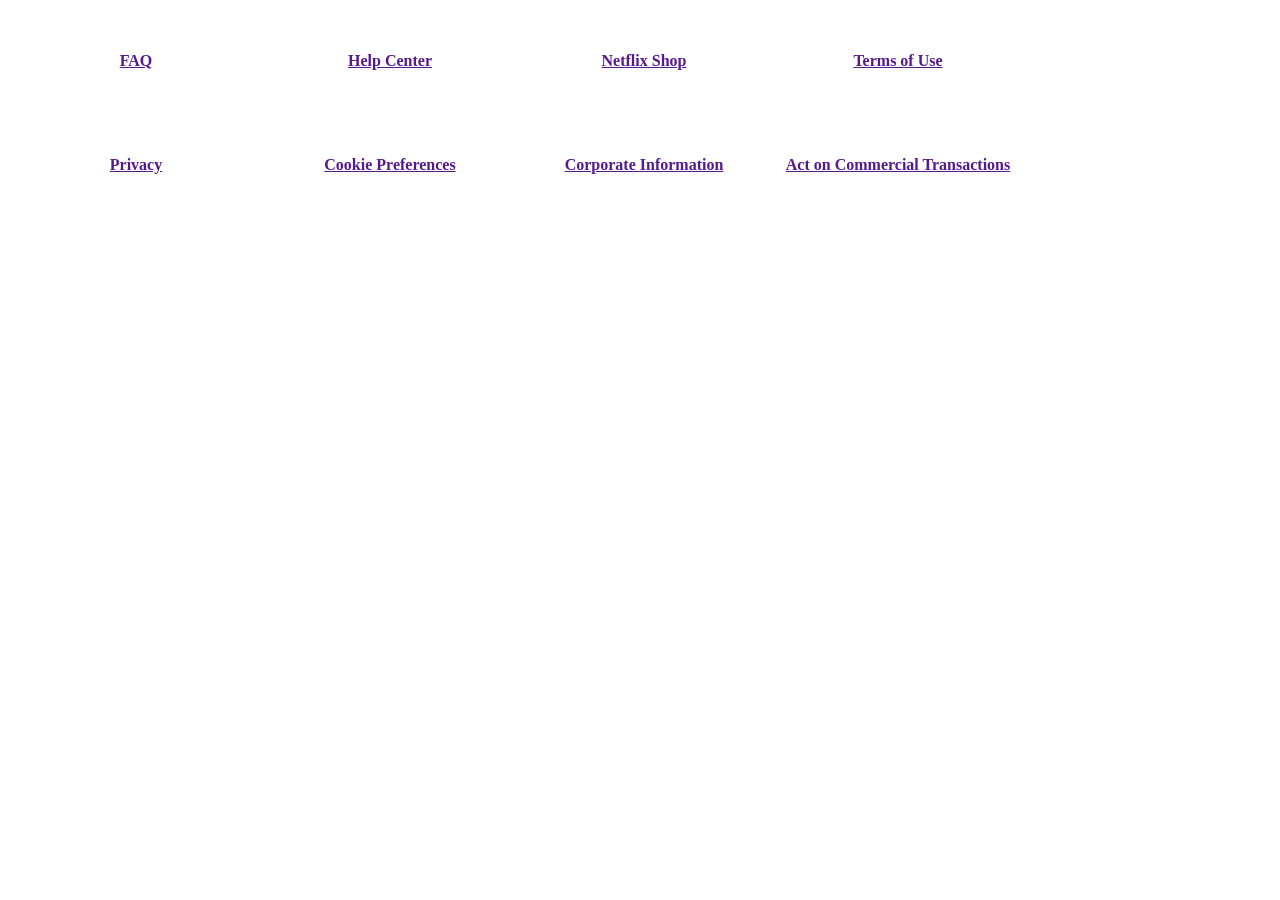
<file: footer_table.html>
<!DOCTYPE html>
<html lang="en">
<head>
    <title>Footer Table</title>
</head>
<style>
#data-box{
    width: 250px;
    height: 100px;
}    
</style>
<body>
    <table>
        <tr>
        <th id="data-box"><a href="">FAQ</a></th>
        <th id="data-box"><a href="">Help Center</a></th>
        <th id="data-box"><a href="">Netflix Shop</a></th>
        <th id="data-box"><a href="">Terms of Use</a></th>
        </tr>
        <tr>
            <th id="data-box"><a href="">Privacy</a></th>
            <th id="data-box"><a href="">Cookie Preferences</a></th>
            <th id="data-box"><a href="">Corporate Information</a></th>
            <th id="data-box"><a href="">Act on Commercial Transactions</a></th>
            </tr>
    </table>
</body>
</html>
</file>
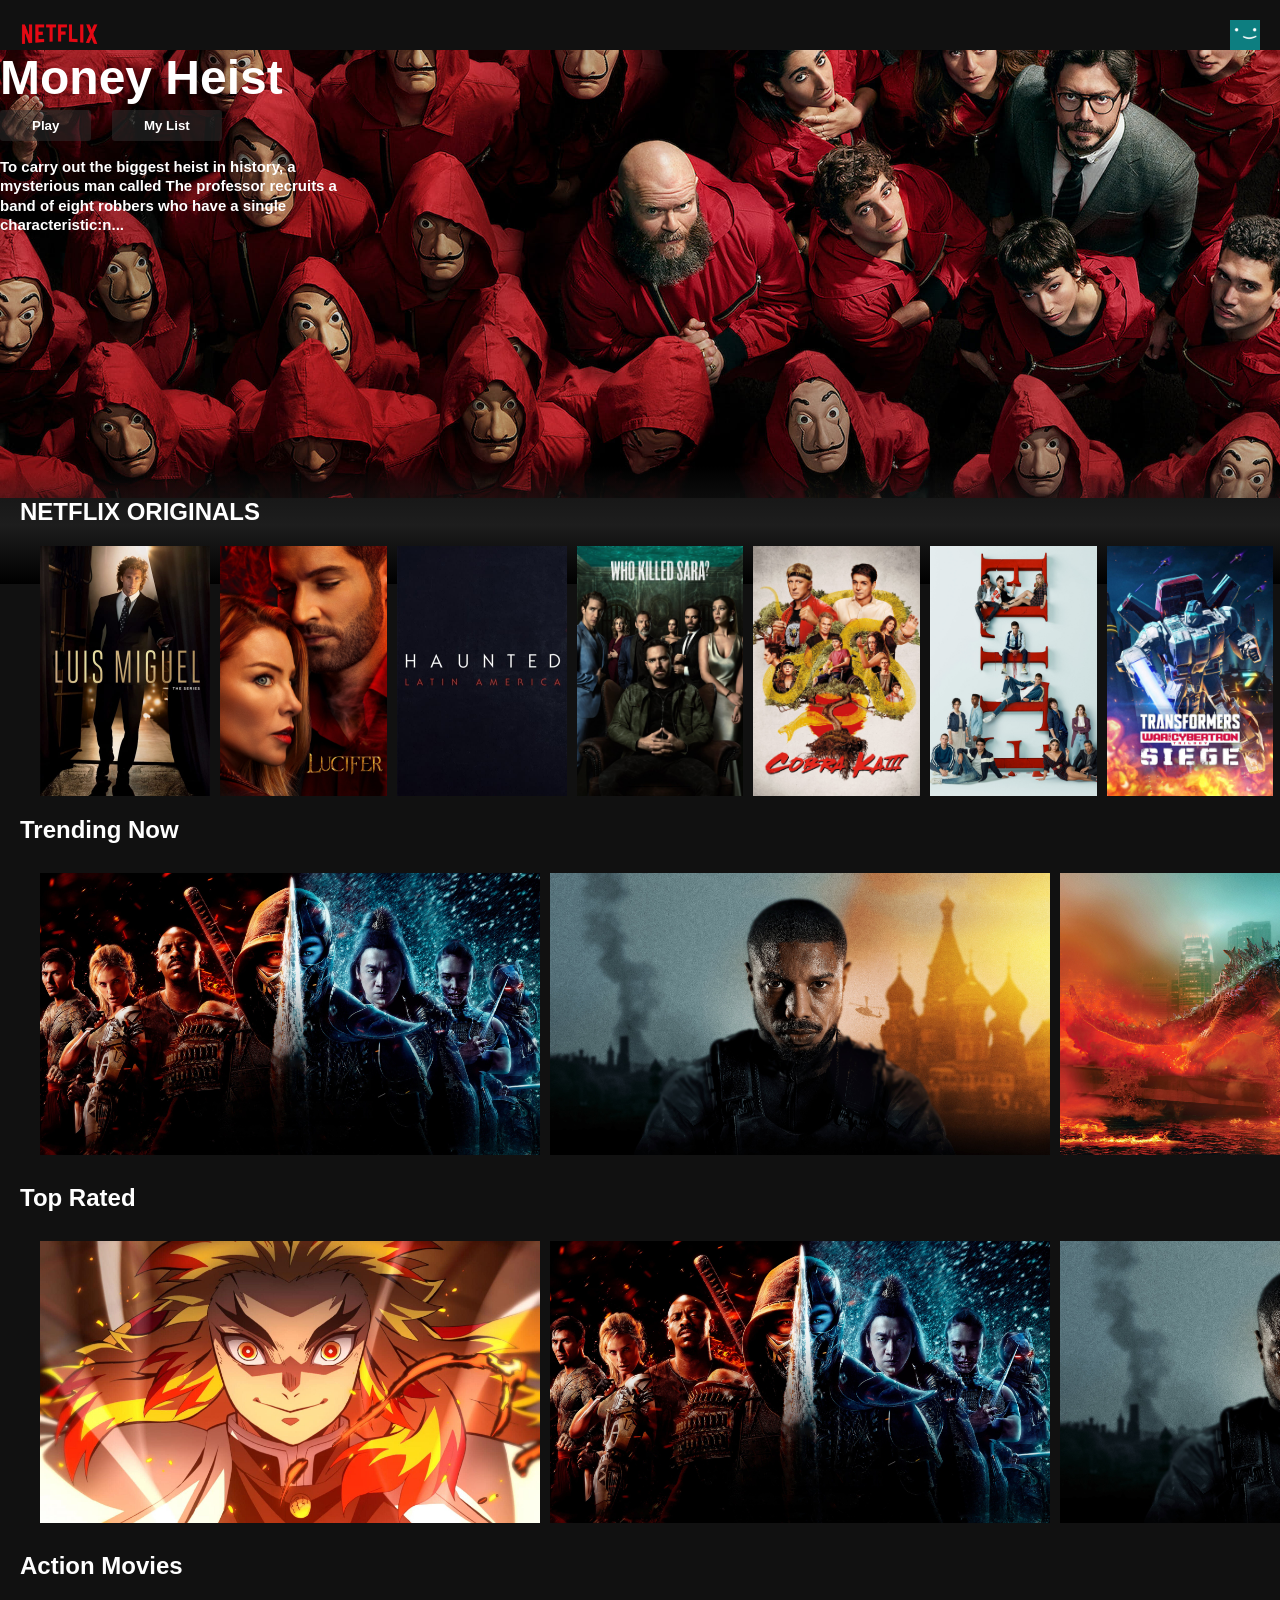
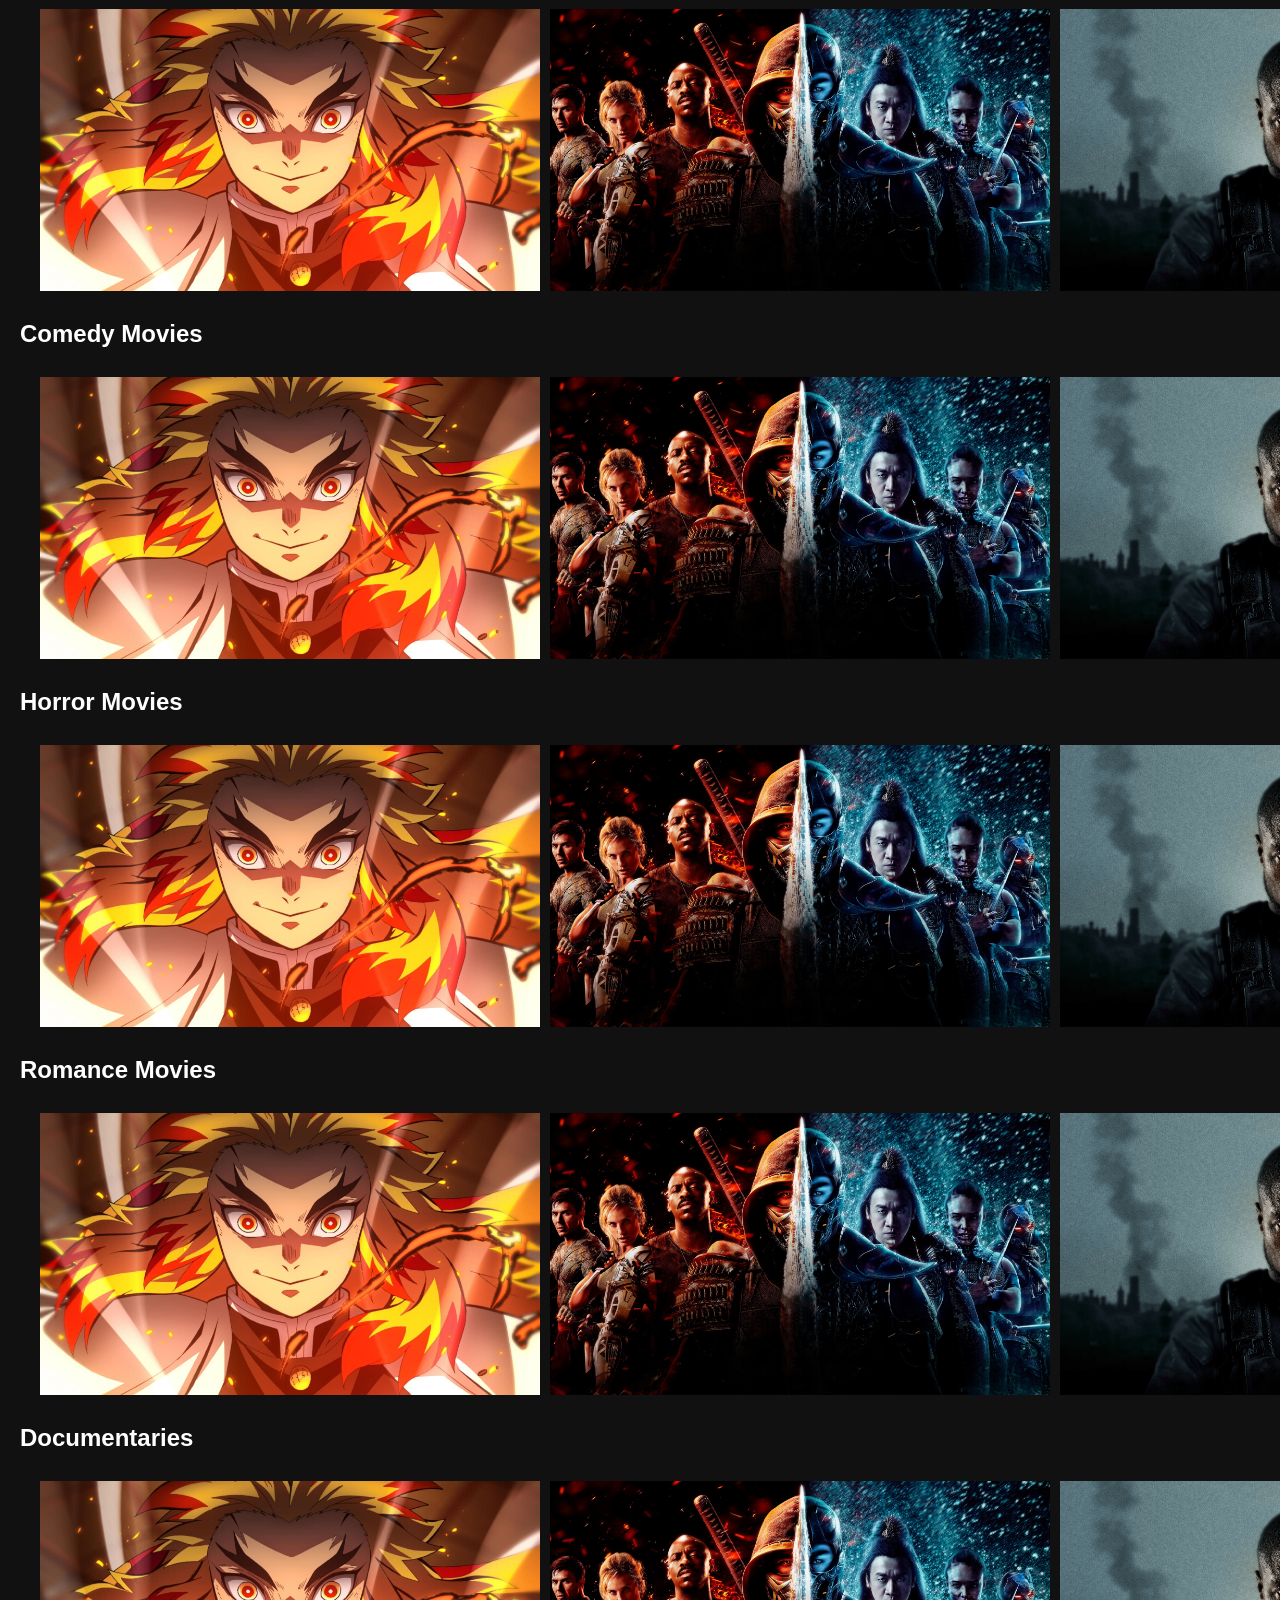
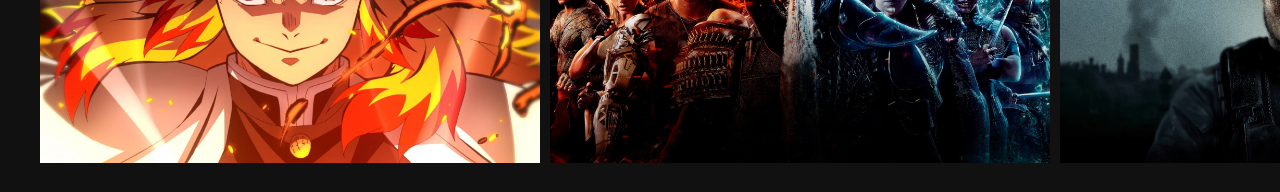
<file: netflix123.html>
<!DOCTYPE html>
<html lang="en">
<head>
    <meta charset="UTF-8">
    <meta http-equiv="X-UA-Compatible" content="IE=edge">
    <meta name="viewport" content="width=device-width, initial-scale=1.0">
    <title>netflix clone</title>
    <link rel="stylesheet" href="styles.css">
</head>
<body>
    <div class="nav" id="nav">
        <img src="netflix-logo.png" alt="" class="nav_logo">
        <img src="netflix-avatar.png" alt="" class="nav_avatar">

    </div>
    <!--header-->
    <div class="banner">
        <div class="banner__contents">
            <h1 class="banner_title">Money Heist </h1>
            <div class="banner_buttons">
                <button class="banner_button">Play</button>
                <button class="banner_button">My List</button>
            </div>
            <div class="banner__description">
                <h3>To carry out the biggest heist in history, a mysterious man called The professor recruits
                a band of eight robbers who have a single characteristic:n...</h3>
            </div>
        </div>
        <div class="banner_bottom"></div>
    </div>
    <div class="row">
        <h2>NETFLIX ORIGINALS</h2>
        <div class="row_posters">
            <img src="large-movie1.jpg" alt="" class="row_poster row_posterLarge">
            <img src="large-movie2.jpg" alt="" class="row_poster row_posterLarge">
            <img src="large-movie3.jpg" alt="" class="row_poster row_posterLarge">
            <img src="large-movie4.jpg" alt="" class="row_poster row_posterLarge">
            <img src="large-movie5.jpg" alt="" class="row_poster row_posterLarge">
            <img src="large-movie6.jpg" alt="" class="row_poster row_posterLarge">
            <img src="large-movie7.jpg" alt="" class="row_poster row_posterLarge">
            <img src="large-movie8.jpg" alt="" class="row_poster row_posterLarge">
            <img src="large-movie1.jpg" alt="" class="row_poster row_posterLarge">
            <img src="large-movie2.jpg" alt="" class="row_poster row_posterLarge">
            <img src="large-movie3.jpg" alt="" class="row_poster row_posterLarge">
            <img src="large-movie4.jpg" alt="" class="row_poster row_posterLarge">
            <img src="large-movie5.jpg" alt="" class="row_poster row_posterLarge">
            <img src="large-movie6.jpg" alt="" class="row_poster row_posterLarge">
            <img src="large-movie7.jpg" alt="" class="row_poster row_posterLarge">
            <img src="large-movie8.jpg" alt="" class="row_poster row_posterLarge">

        </div>
    </div>

    <!--Trending Now-->
    <div class="row">
        <h2>Trending Now</h2>
        <div class="row_posters">
            <img src="small-movie1.jpg" alt="" class="row_poster ">
            <img src="small-movie2.jpg" alt="" class="row_poster ">
            <img src="small-movie3.jpg" alt="" class="row_poster ">
            <img src="small-movie4.jpg" alt="" class="row_poster ">
            <img src="small-movie5.jpg" alt="" class="row_poster ">
            <img src="small-movie6.jpg" alt="" class="row_poster ">
            <img src="small-movie7.jpg" alt="" class="row_poster ">
            <img src="small-movie8.jpg" alt="" class="row_poster ">
            <img src="small-movie1.jpg" alt="" class="row_poster ">
            <img src="small-movie2.jpg" alt="" class="row_poster ">
            <img src="small-movie3.jpg" alt="" class="row_poster ">
            <img src="small-movie4.jpg" alt="" class="row_poster ">
            <img src="small-movie5.jpg" alt="" class="row_poster ">
            <img src="small-movie6.jpg" alt="" class="row_poster ">
            <img src="small-movie7.jpg" alt="" class="row_poster ">
            <img src="small-movie8.jpg" alt="" class="row_poster ">
            

        </div>
    </div>
    <!--TOp RAted-->
    <div class="row">
        <h2>Top Rated</h2>
        <div class="row_posters">
           
            <img src="small-movie8.jpg" alt="" class="row_poster ">
             <img src="small-movie1.jpg" alt="" class="row_poster ">
            <img src="small-movie2.jpg" alt="" class="row_poster ">
            <img src="small-movie3.jpg" alt="" class="row_poster ">
            <img src="small-movie4.jpg" alt="" class="row_poster ">
            <img src="small-movie5.jpg" alt="" class="row_poster ">
            <img src="small-movie6.jpg" alt="" class="row_poster ">
            <img src="small-movie7.jpg" alt="" class="row_poster ">
            <img src="small-movie8.jpg" alt="" class="row_poster ">
             <img src="small-movie1.jpg" alt="" class="row_poster ">
            <img src="small-movie2.jpg" alt="" class="row_poster ">
            <img src="small-movie3.jpg" alt="" class="row_poster ">
            <img src="small-movie4.jpg" alt="" class="row_poster ">
            <img src="small-movie5.jpg" alt="" class="row_poster ">
            <img src="small-movie6.jpg" alt="" class="row_poster ">
            <img src="small-movie7.jpg" alt="" class="row_poster ">

        </div>
    </div>
    <!--Action Movies -->
    <div class="row">
        <h2>Action Movies </h2>
        <div class="row_posters">
           
            <img src="small-movie8.jpg" alt="" class="row_poster ">
             <img src="small-movie1.jpg" alt="" class="row_poster ">
            <img src="small-movie2.jpg" alt="" class="row_poster ">
            <img src="small-movie3.jpg" alt="" class="row_poster ">
            <img src="small-movie4.jpg" alt="" class="row_poster ">
            <img src="small-movie5.jpg" alt="" class="row_poster ">
            <img src="small-movie6.jpg" alt="" class="row_poster ">
            <img src="small-movie7.jpg" alt="" class="row_poster ">
            <img src="small-movie8.jpg" alt="" class="row_poster ">
             <img src="small-movie1.jpg" alt="" class="row_poster ">
            <img src="small-movie2.jpg" alt="" class="row_poster ">
            <img src="small-movie3.jpg" alt="" class="row_poster ">
            <img src="small-movie4.jpg" alt="" class="row_poster ">
            <img src="small-movie5.jpg" alt="" class="row_poster ">
            <img src="small-movie6.jpg" alt="" class="row_poster ">
            <img src="small-movie7.jpg" alt="" class="row_poster ">

        </div>
    </div>
    <!--Comedy movies -->
    <div class="row">
        <h2>Comedy Movies </h2>
        <div class="row_posters">
           
            <img src="small-movie8.jpg" alt="" class="row_poster ">
             <img src="small-movie1.jpg" alt="" class="row_poster">
            <img src="small-movie2.jpg" alt="" class="row_poster ">
            <img src="small-movie3.jpg" alt="" class="row_poster ">
            <img src="small-movie4.jpg" alt="" class="row_poster ">
            <img src="small-movie5.jpg" alt="" class="row_poster ">
            <img src="small-movie6.jpg" alt="" class="row_poster ">
            <img src="small-movie7.jpg" alt="" class="row_poster ">
            <img src="small-movie8.jpg" alt="" class="row_poster ">
            <img src="small-movie1.jpg" alt="" class="row_poster">
            <img src="small-movie2.jpg" alt="" class="row_poster ">
            <img src="small-movie3.jpg" alt="" class="row_poster ">
            <img src="small-movie4.jpg" alt="" class="row_poster ">
            <img src="small-movie5.jpg" alt="" class="row_poster ">
            <img src="small-movie6.jpg" alt="" class="row_poster ">
            <img src="small-movie7.jpg" alt="" class="row_poster ">

        </div>
    </div>

    <!--Horror movies-->
    <div class="row">
        <h2>Horror Movies </h2>
        <div class="row_posters">
           
            <img src="small-movie8.jpg" alt="" class="row_poster ">
             <img src="small-movie1.jpg" alt="" class="row_poster ">
            <img src="small-movie2.jpg" alt="" class="row_poster ">
            <img src="small-movie3.jpg" alt="" class="row_poster ">
            <img src="small-movie4.jpg" alt="" class="row_poster ">
            <img src="small-movie5.jpg" alt="" class="row_poster ">
            <img src="small-movie6.jpg" alt="" class="row_poster ">
            <img src="small-movie7.jpg" alt="" class="row_poster ">
            <img src="small-movie8.jpg" alt="" class="row_poster ">
             <img src="small-movie1.jpg" alt="" class="row_poster ">
            <img src="small-movie2.jpg" alt="" class="row_poster ">
            <img src="small-movie3.jpg" alt="" class="row_poster ">
            <img src="small-movie4.jpg" alt="" class="row_poster ">
            <img src="small-movie5.jpg" alt="" class="row_poster ">
            <img src="small-movie6.jpg" alt="" class="row_poster ">
            <img src="small-movie7.jpg" alt="" class="row_poster ">

        </div>
    </div>

        <!--Romance Movies-->
        <div class="row">
            <h2>Romance Movies </h2>
            <div class="row_posters">
               
                <img src="small-movie8.jpg" alt="" class="row_poster ">
                 <img src="small-movie1.jpg" alt="" class="row_poster ">
                <img src="small-movie2.jpg" alt="" class="row_poster ">
                <img src="small-movie3.jpg" alt="" class="row_poster ">
                <img src="small-movie4.jpg" alt="" class="row_poster ">
                <img src="small-movie5.jpg" alt="" class="row_poster ">
                <img src="small-movie6.jpg" alt="" class="row_poster ">
                <img src="small-movie7.jpg" alt="" class="row_poster ">
                <img src="small-movie8.jpg" alt="" class="row_poster ">
                 <img src="small-movie1.jpg" alt="" class="row_poster ">
                <img src="small-movie2.jpg" alt="" class="row_poster ">
                <img src="small-movie3.jpg" alt="" class="row_poster ">
                <img src="small-movie4.jpg" alt="" class="row_poster ">
                <img src="small-movie5.jpg" alt="" class="row_poster ">
                <img src="small-movie6.jpg" alt="" class="row_poster ">
                <img src="small-movie7.jpg" alt="" class="row_poster ">
    
            </div>
        </div>
        <!--Documentaries-->
        <div class="row">
            <h2>Documentaries</h2>
            <div class="row_posters">
               
                <img src="small-movie8.jpg" alt="" class="row_poster ">
                 <img src="small-movie1.jpg" alt="" class="row_poster ">
                <img src="small-movie2.jpg" alt="" class="row_poster ">
                <img src="small-movie3.jpg" alt="" class="row_poster ">
                <img src="small-movie4.jpg" alt="" class="row_poster ">
                <img src="small-movie5.jpg" alt="" class="row_poster ">
                <img src="small-movie6.jpg" alt="" class="row_poster ">
                <img src="small-movie7.jpg" alt="" class="row_poster ">
                <img src="small-movie8.jpg" alt="" class="row_poster ">
                 <img src="small-movie1.jpg" alt="" class="row_poster ">
                <img src="small-movie2.jpg" alt="" class="row_poster ">
                <img src="small-movie3.jpg" alt="" class="row_poster ">
                <img src="small-movie4.jpg" alt="" class="row_poster ">
                <img src="small-movie5.jpg" alt="" class="row_poster ">
                <img src="small-movie6.jpg" alt="" class="row_poster ">
                <img src="small-movie7.jpg" alt="" class="row_poster ">
    
            </div>
        </div>
    <script>
        const nav=document.getElementById('nav');
        window.addEventListener('scroll',() =>{
            if(window.scrollY>=100){
                nav.classList.add('nav_black')
            }
            else{
                nav.classList.remove('nav_black');
            }
        })
    </script>
</body>
</html>
</file>
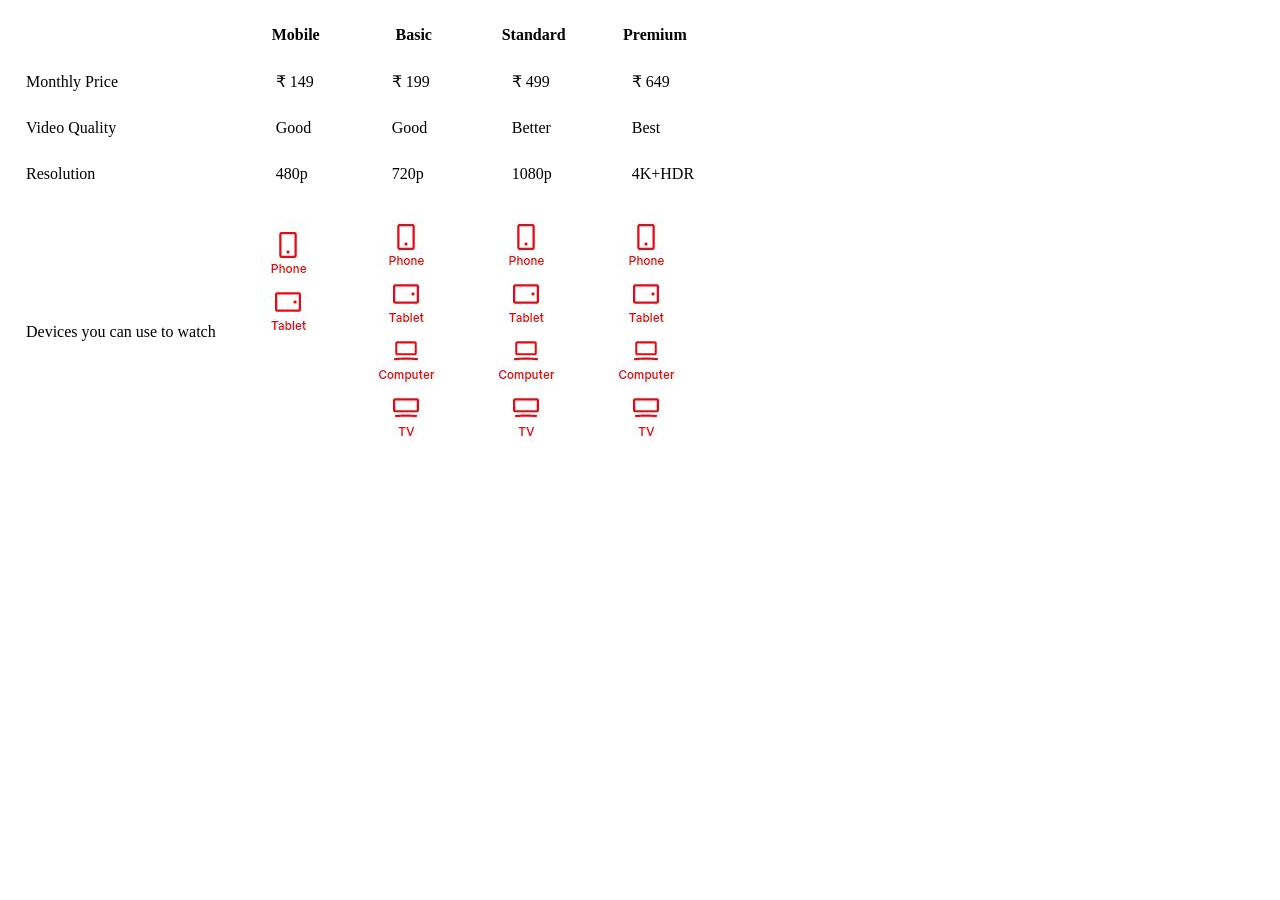
<file: table.html>
<!DOCTYPE html>
<html lang="en">
<head>
    
    <title>Document</title>
</head>
<body>
    <table  cellpadding="10" cellspacing="8">
        <tr>
        <th></th><th>&emsp;Mobile</th><th>&emsp;Basic</th><th>&emsp;Standard</th><th>&emsp;Premium</th>
        </tr>
        <tr>
            <td>Monthly Price</td><td> &emsp;&emsp;₹ 149</td><td> &emsp;&emsp;₹ 199</td><td>&emsp;&emsp;₹ 499</td><td>&emsp;&emsp;₹ 649</td>
        </tr>
        <tr>
        <td >Video Quality</td><td>&emsp;&emsp;Good</td><td>&emsp;&emsp;Good</td><td>&emsp;&emsp;Better</td><td>&emsp;&emsp;Best</td>
        </tr>
        <tr>
           <td> Resolution</td><td>&emsp;&emsp;480p</td><td>&emsp;&emsp;720p</td><td>&emsp;&emsp;1080p</td><td>&emsp;&emsp;4K+HDR</td>
        </tr>
        <tr>
        <td>Devices you can use to watch</td>
        <td><img src="1.JPG"></td>
        <td><img src="2.JPG"></td>
        <td><img src="2.JPG"></td>
        <td><img src="2.JPG"></td>
        </tr>
    </table>
</body>
</html>
</file>
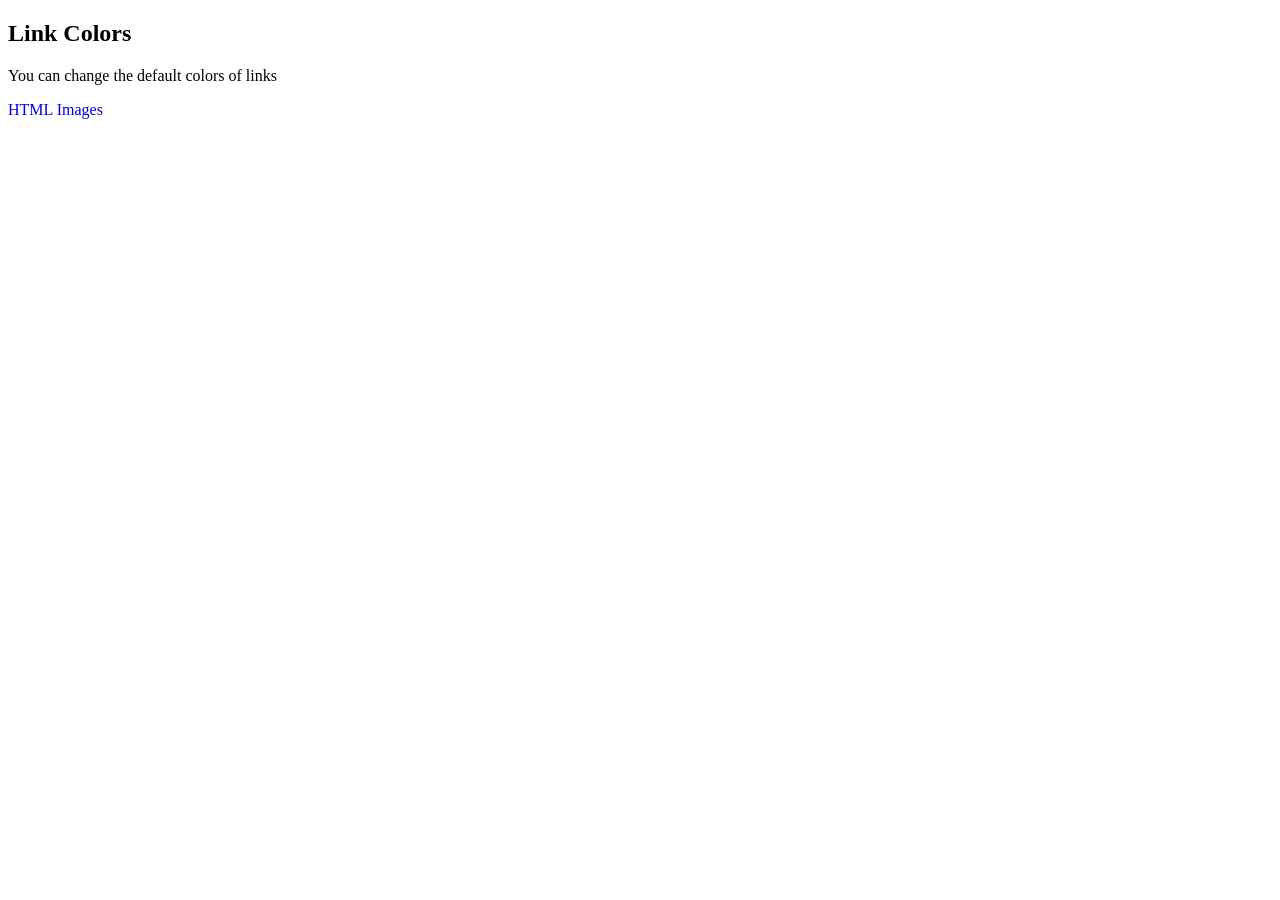
<file: test.html>
<!DOCTYPE html>
<html>
<head>
<style>
a:link {
  color: white2;
  background-color: transparent;
  text-decoration: none;
}
a:visited {
  color: pink;
  background-color: transparent;
  text-decoration: none;
}
a:hover {
  color: red;
  background-color: transparent;
  text-decoration: underline;
}
a:active {
  color: yellow;
  background-color: transparent;
  text-decoration: underline;
}
</style>
</head>
<body>

<h2>Link Colors</h2>

<p>You can change the default colors of links</p>

<a href="html_images.asp" target="_blank">HTML Images</a> 

</body>
</html>
</file>
<file: styles.css>
*{
    margin: 0;
    box-sizing: border-box;
}
body{
    font-family: Arial, Helvetica, sans-serif;
    background-color: #111;
}
.row_poster{
    width: 500px;
    object-fit: contain;
    height: 300px;
    margin-right :10px; 
    transition: transform 450ms;
}
.row_posters{
    display: flex;
    overflow-x: scroll;
    overflow-y: hidden;
    
    padding: 20px;
}
.row_poster:hover{
    transform: scale(1.08);
}
.row_posters::-webkit-scrollbar{
    display: none;
}
.row_posterLarge{
    max-height: 250px;
}
.row_posterLarge:hover{
    transform: scale(1.09);
}
.row{
    color: white;
    margin-left: 20px;
}
.banner{
    margin-top: 50px;
    background-image:url(banner.jpg);
    background-size: cover;
    background-position: bottom;
    color: white;
    object-fit:contain ;
    height: 448px;
    
}
.banner__content{
    margin-left: 30px;
    padding-top: 140px;
    height: 190px;
}
.banner_title{
    font-size: 3rem;
    font-weight: 800;
    padding-bottom: 0.3rem;
}
.banner__description{
   
  width: 45rem;
  line-height: 1.3;
  padding-top: 1rem;
  font-size: 0.8rem;
  max-width: 360px;
  height: 180px;

}
.banner_button{
    cursor: pointer;
    color: white;
    outline: none;
    border: none;

    
    font-weight: 700;
    border-radius: 0.2rem;
    padding-left: 2rem;
    padding-right: 2rem;
    margin-right: 1rem;
    padding-top: 0.5rem;
    padding-bottom: 0.5rem;
    background-color: rgba(51, 51,51, 0.5);
}
.banner_button:hover{
    color: black;
    background-color: whitesmoke;
    transition: all 0.2s;
}
.banner_bottom{
    margin-top: 145px;
    height: 7.4rem;
    background-image: linear-gradient(180deg,transparent,rgba(37,37,37,0.61),black);
}
.nav_logo{
    
    width: 80px;
    object-fit: contain;
}
.nav_avatar{
    width: 30px;
    object-fit: contain;

}
.nav{
    position: fixed;
    top: 0;
    width: 100%;
    display: flex;
    justify-content: space-between;
    padding: 20px;
    z-index: 1;
    transition-timing-function: ease-in;
    transition: all 0.3s;
}
.nav_black{
    background-color: black;
}
</file>
